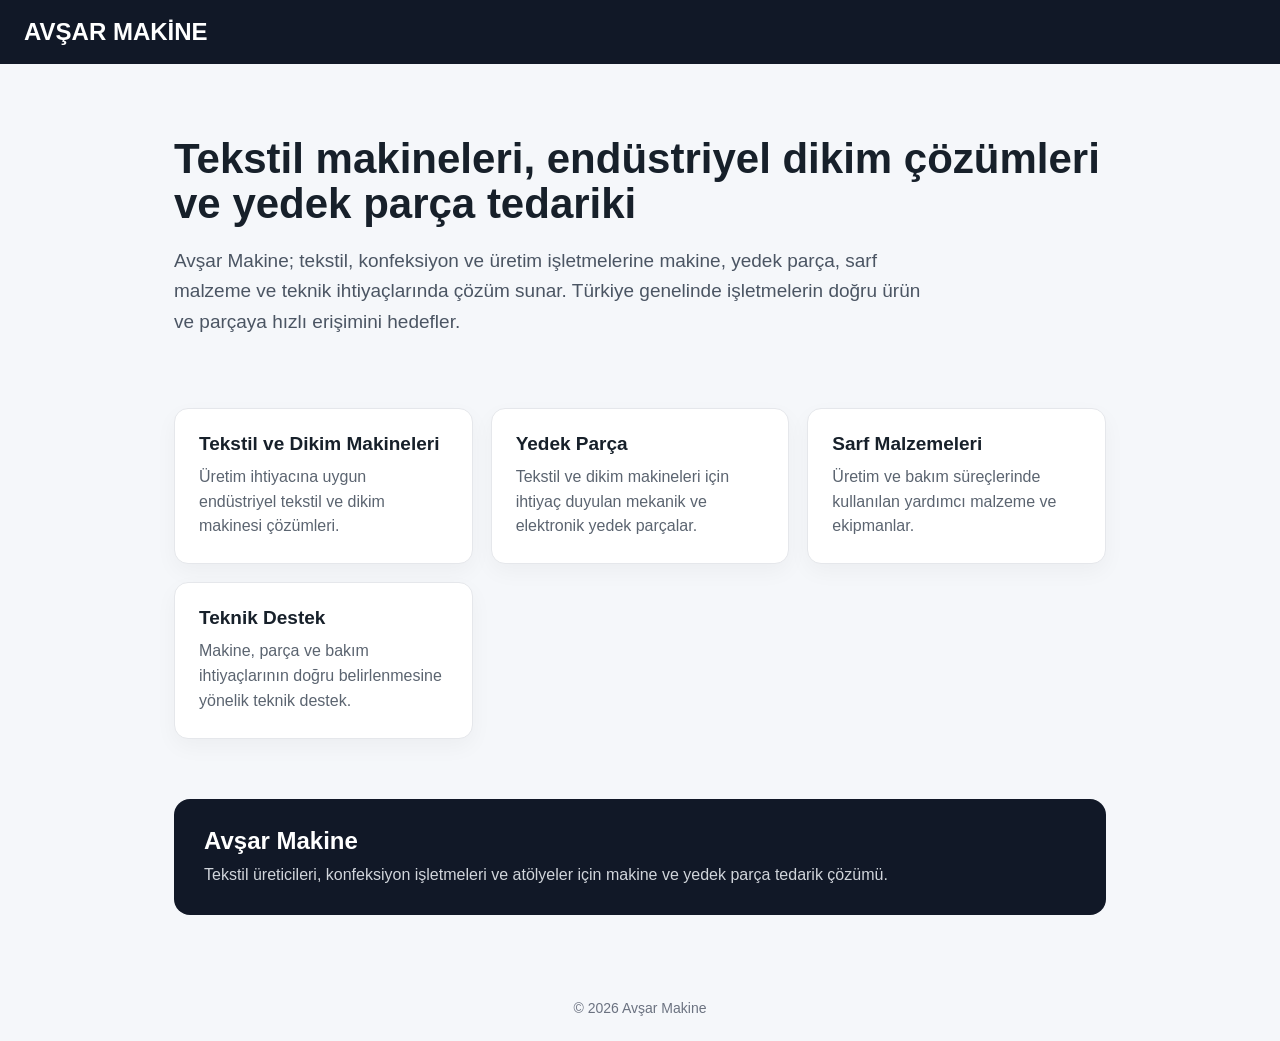
<file: avsar-makine/index.html>
<!doctype html>
<html lang="tr">
<head>
  <meta charset="utf-8" />
  <meta name="viewport" content="width=device-width, initial-scale=1" />
  <meta name="description" content="Avşar Makine - tekstil ve endüstriyel dikim makineleri, yedek parça ve sarf malzeme tedariki." />
  <title>Avşar Makine | Tekstil Makineleri ve Yedek Parça</title>
  <style>
    *{box-sizing:border-box}body{margin:0;font-family:Arial,Helvetica,sans-serif;background:#f5f7fa;color:#17202a}header{background:#111827;color:#fff;padding:18px 24px}header strong{font-size:24px}.hero{max-width:980px;margin:auto;padding:72px 24px 42px}.hero h1{font-size:42px;line-height:1.08;margin:0 0 18px}.hero p{font-size:19px;line-height:1.6;color:#4b5563;max-width:760px}.grid{max-width:980px;margin:auto;padding:10px 24px 60px;display:grid;grid-template-columns:repeat(auto-fit,minmax(220px,1fr));gap:18px}.card{background:#fff;border:1px solid #e5e7eb;border-radius:14px;padding:24px;box-shadow:0 8px 22px rgba(0,0,0,.04)}.card h2{font-size:19px;margin:0 0 10px}.card p{margin:0;color:#5b6470;line-height:1.55}.cta{max-width:932px;margin:0 auto 60px;background:#111827;color:#fff;border-radius:16px;padding:28px 30px}.cta h2{margin:0 0 8px}.cta p{margin:0;color:#d1d5db;line-height:1.5}footer{text-align:center;padding:25px;color:#6b7280;font-size:14px}@media(max-width:600px){.hero{padding-top:50px}.hero h1{font-size:34px}}
  </style>
</head>
<body>
  <header><strong>AVŞAR MAKİNE</strong></header>
  <main>
    <section class="hero">
      <h1>Tekstil makineleri, endüstriyel dikim çözümleri ve yedek parça tedariki</h1>
      <p>Avşar Makine; tekstil, konfeksiyon ve üretim işletmelerine makine, yedek parça, sarf malzeme ve teknik ihtiyaçlarında çözüm sunar. Türkiye genelinde işletmelerin doğru ürün ve parçaya hızlı erişimini hedefler.</p>
    </section>
    <section class="grid">
      <article class="card"><h2>Tekstil ve Dikim Makineleri</h2><p>Üretim ihtiyacına uygun endüstriyel tekstil ve dikim makinesi çözümleri.</p></article>
      <article class="card"><h2>Yedek Parça</h2><p>Tekstil ve dikim makineleri için ihtiyaç duyulan mekanik ve elektronik yedek parçalar.</p></article>
      <article class="card"><h2>Sarf Malzemeleri</h2><p>Üretim ve bakım süreçlerinde kullanılan yardımcı malzeme ve ekipmanlar.</p></article>
      <article class="card"><h2>Teknik Destek</h2><p>Makine, parça ve bakım ihtiyaçlarının doğru belirlenmesine yönelik teknik destek.</p></article>
    </section>
    <section class="cta">
      <h2>Avşar Makine</h2>
      <p>Tekstil üreticileri, konfeksiyon işletmeleri ve atölyeler için makine ve yedek parça tedarik çözümü.</p>
    </section>
  </main>
  <footer>© 2026 Avşar Makine</footer>
</body>
</html>
</file>
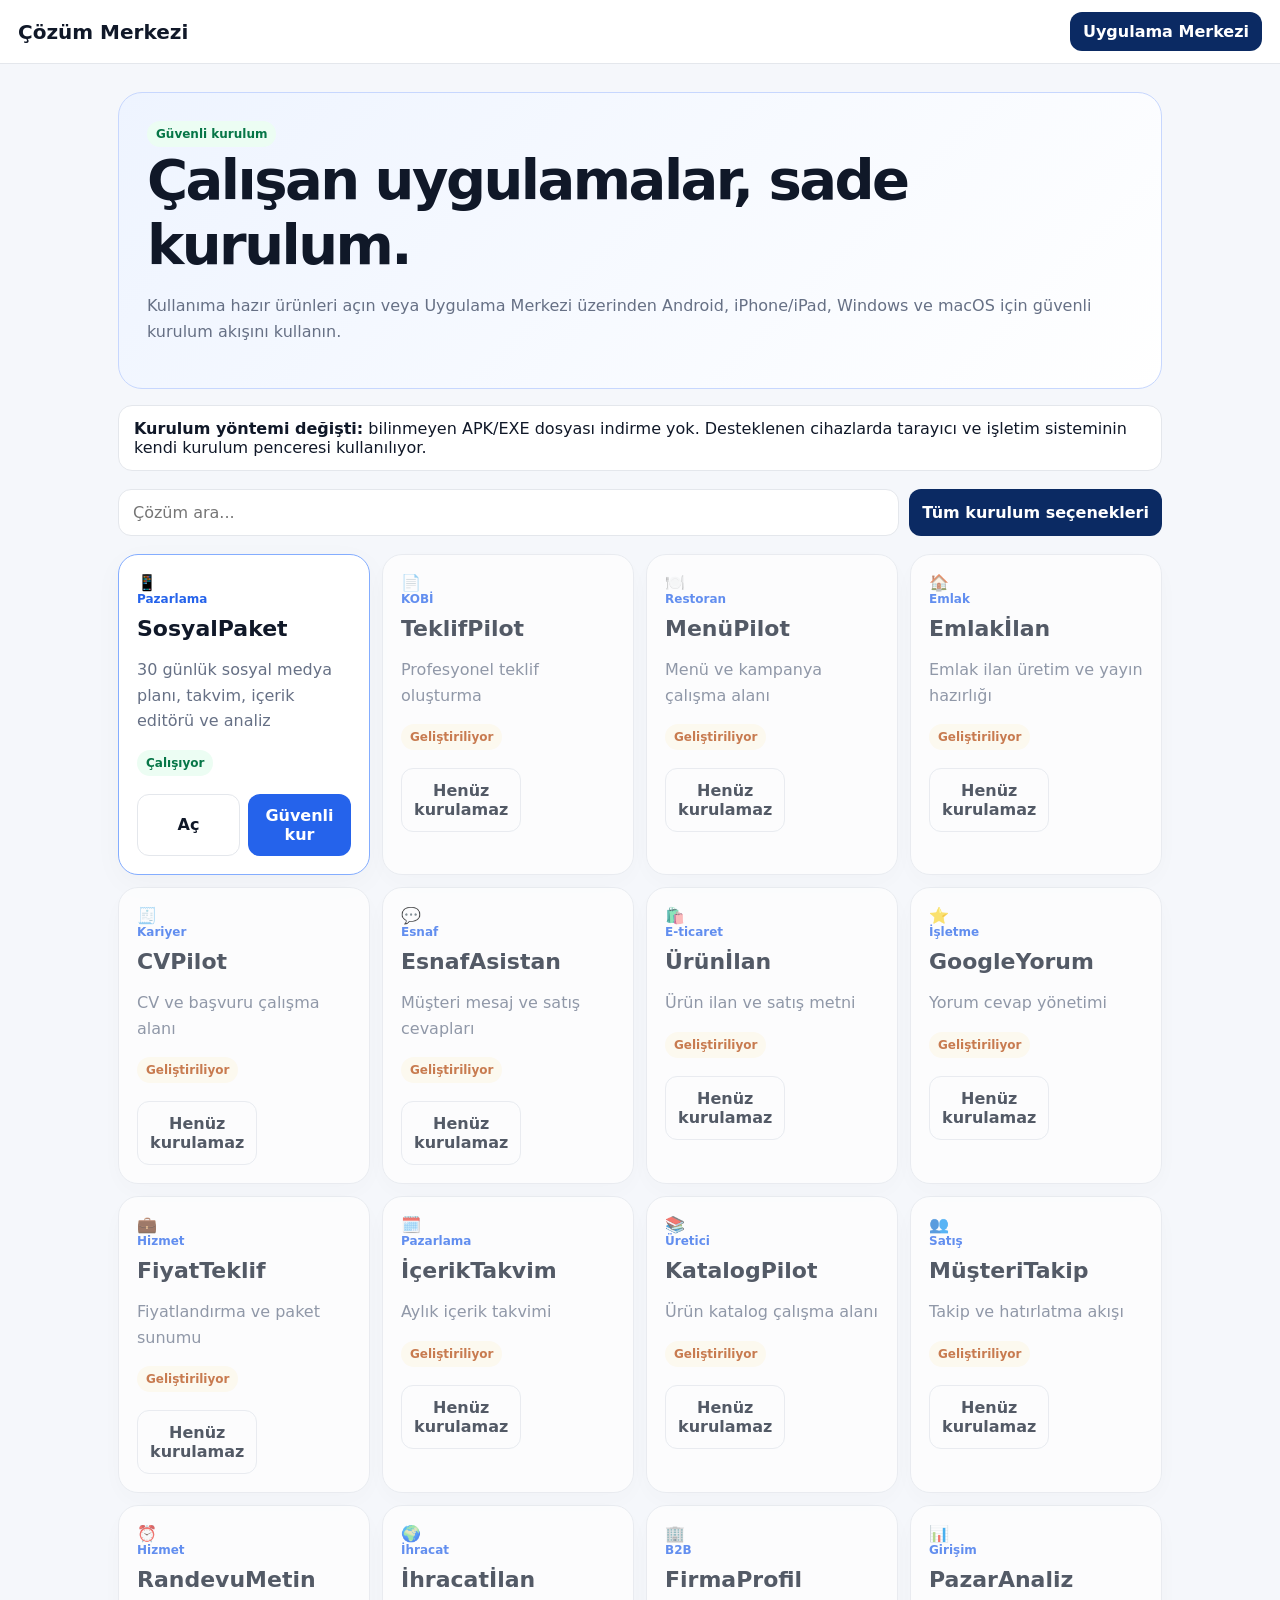
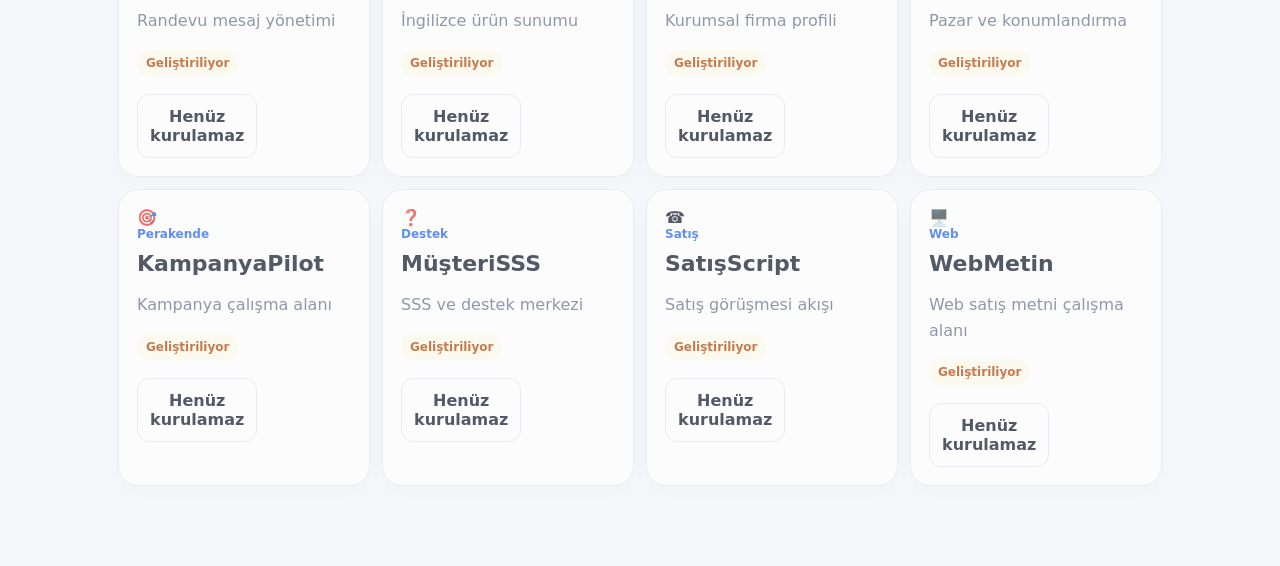
<file: experiments/index.html>
<!doctype html>
<html lang="tr"><head><meta charset="utf-8"><meta name="viewport" content="width=device-width,initial-scale=1,viewport-fit=cover"><meta name="theme-color" content="#0b2a63"><link rel="manifest" href="manifest.webmanifest"><title>Çözüm Merkezi</title><style>
:root{--b:#2563eb;--n:#0b2a63;--bg:#f5f7fb;--t:#101828;--m:#667085;--l:#e4e7ec;--g:#067647}*{box-sizing:border-box}body{margin:0;font-family:Inter,system-ui,-apple-system,Segoe UI,Roboto,sans-serif;background:var(--bg);color:var(--t)}button,input{font:inherit}.top{position:sticky;top:0;z-index:20;height:64px;display:flex;align-items:center;justify-content:space-between;padding:0 18px;background:#fffffff2;border-bottom:1px solid var(--l);backdrop-filter:blur(12px)}.brand{font-weight:900;font-size:20px}.wrap{max-width:1080px;margin:auto;padding:28px 18px 80px}.hero{padding:28px;border:1px solid #c7d7fe;border-radius:24px;background:linear-gradient(135deg,#eef4ff,#fff)}h1{font-size:clamp(34px,6vw,56px);margin:0 0 10px;letter-spacing:-.045em}.muted{color:var(--m);line-height:1.6}.status{display:inline-block;font-size:12px;font-weight:900;padding:6px 9px;border-radius:999px;background:#ecfdf3;color:var(--g)}.warn{background:#fffaeb;color:#b54708}.toolbar{display:flex;gap:10px;flex-wrap:wrap;margin:18px 0}.search{flex:1;min-width:220px;padding:13px 14px;border:1px solid var(--l);border-radius:13px}.grid{display:grid;grid-template-columns:repeat(auto-fit,minmax(245px,1fr));gap:12px}.card{background:#fff;border:1px solid var(--l);border-radius:20px;padding:18px;min-height:220px;box-shadow:0 8px 30px #10182808}.card.ready{border-color:#84adff}.card h3{font-size:22px;margin:10px 0}.cat{font-size:12px;color:var(--b);font-weight:900}.disabled{opacity:.7}.note{margin:16px 0;padding:13px 15px;border-radius:14px;background:#fff;border:1px solid var(--l)}.actions{display:grid;grid-template-columns:1fr 1fr;gap:8px;margin-top:18px}.btn{border:0;border-radius:12px;padding:12px;font-weight:900;cursor:pointer}.primary{background:var(--b);color:#fff}.secondary{background:#fff;border:1px solid var(--l);color:var(--t)}.storeBtn{border:0;background:var(--n);color:#fff;border-radius:12px;padding:10px 13px;font-weight:900;cursor:pointer}@media(max-width:600px){.wrap{padding:18px 14px 60px}.hero{padding:22px}.grid{grid-template-columns:1fr}.actions{grid-template-columns:1fr}.top{height:58px}}
</style></head><body><header class="top"><div class="brand">Çözüm Merkezi</div><button class="storeBtn" onclick="location.href='store/'">Uygulama Merkezi</button></header><main class="wrap"><section class="hero"><span class="status">Güvenli kurulum</span><h1>Çalışan uygulamalar, sade kurulum.</h1><p class="muted">Kullanıma hazır ürünleri açın veya Uygulama Merkezi üzerinden Android, iPhone/iPad, Windows ve macOS için güvenli kurulum akışını kullanın.</p></section><div class="note"><b>Kurulum yöntemi değişti:</b> bilinmeyen APK/EXE dosyası indirme yok. Desteklenen cihazlarda tarayıcı ve işletim sisteminin kendi kurulum penceresi kullanılıyor.</div><div class="toolbar"><input id="q" class="search" placeholder="Çözüm ara..." oninput="render()"><button class="storeBtn" onclick="location.href='store/'">Tüm kurulum seçenekleri</button></div><div id="grid" class="grid"></div></main><script>
const apps=[['SosyalPaket','Pazarlama','📱','30 günlük sosyal medya planı, takvim, içerik editörü ve analiz','ready','apps/sosyalpaket/'],['TeklifPilot','KOBİ','📄','Profesyonel teklif oluşturma','next'],['MenüPilot','Restoran','🍽️','Menü ve kampanya çalışma alanı','next'],['Emlakİlan','Emlak','🏠','Emlak ilan üretim ve yayın hazırlığı','next'],['CVPilot','Kariyer','🧾','CV ve başvuru çalışma alanı','next'],['EsnafAsistan','Esnaf','💬','Müşteri mesaj ve satış cevapları','next'],['Ürünİlan','E-ticaret','🛍️','Ürün ilan ve satış metni','next'],['GoogleYorum','İşletme','⭐','Yorum cevap yönetimi','next'],['FiyatTeklif','Hizmet','💼','Fiyatlandırma ve paket sunumu','next'],['İçerikTakvim','Pazarlama','🗓️','Aylık içerik takvimi','next'],['KatalogPilot','Üretici','📚','Ürün katalog çalışma alanı','next'],['MüşteriTakip','Satış','👥','Takip ve hatırlatma akışı','next'],['RandevuMetin','Hizmet','⏰','Randevu mesaj yönetimi','next'],['İhracatİlan','İhracat','🌍','İngilizce ürün sunumu','next'],['FirmaProfil','B2B','🏢','Kurumsal firma profili','next'],['PazarAnaliz','Girişim','📊','Pazar ve konumlandırma','next'],['KampanyaPilot','Perakende','🎯','Kampanya çalışma alanı','next'],['MüşteriSSS','Destek','❓','SSS ve destek merkezi','next'],['SatışScript','Satış','☎️','Satış görüşmesi akışı','next'],['WebMetin','Web','🖥️','Web satış metni çalışma alanı','next']];function render(){const s=q.value.toLocaleLowerCase('tr-TR');grid.innerHTML=apps.filter(a=>(a[0]+' '+a[1]+' '+a[3]).toLocaleLowerCase('tr-TR').includes(s)).map(a=>a[4]==='ready'?`<article class="card ready"><div>${a[2]}</div><div class="cat">${a[1]}</div><h3>${a[0]}</h3><p class="muted">${a[3]}</p><span class="status">Çalışıyor</span><div class="actions"><button class="btn secondary" onclick="location.href='${a[5]}'">Aç</button><button class="btn primary" onclick="location.href='${a[5]}install.html'">Güvenli kur</button></div></article>`:`<div class="card disabled"><div>${a[2]}</div><div class="cat">${a[1]}</div><h3>${a[0]}</h3><p class="muted">${a[3]}</p><span class="status warn">Geliştiriliyor</span><div class="actions"><button class="btn secondary" disabled>Henüz kurulamaz</button></div></div>`).join('')}render();if('serviceWorker'in navigator)navigator.serviceWorker.register('sw.js',{updateViaCache:'none'}).catch(()=>{});
</script></body></html>
</file>
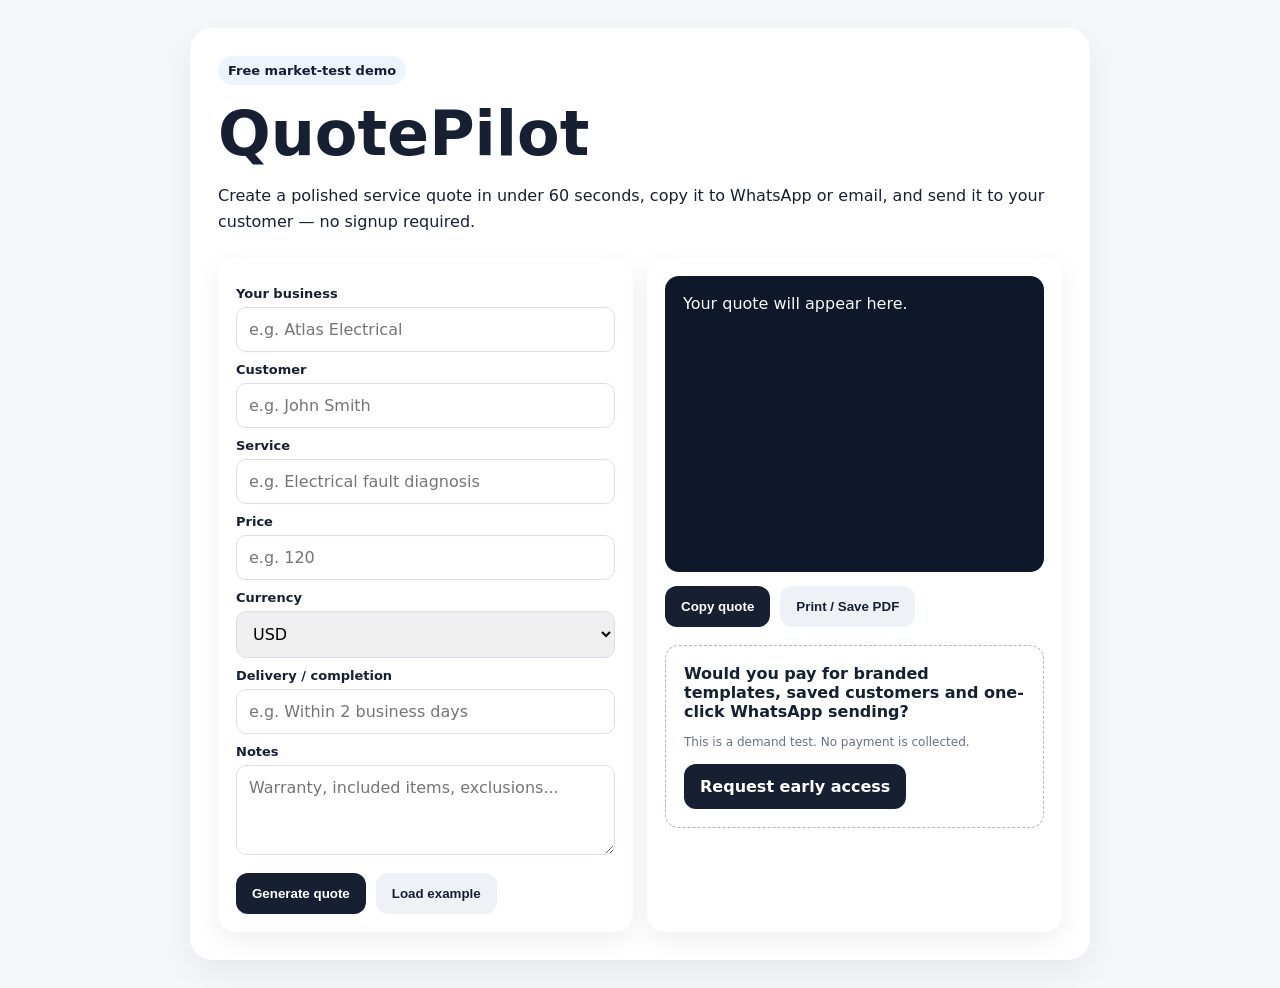
<file: market-test/index.html>
<!doctype html><html lang="en"><head><meta charset="utf-8"><meta name="viewport" content="width=device-width,initial-scale=1"><title>QuotePilot — Instant Professional Quotes</title><meta name="description" content="Create a clean, client-ready service quote in under a minute. No signup, no payment, no AI API."><style>body{font-family:system-ui,-apple-system,Segoe UI,Roboto,sans-serif;margin:0;background:#f5f7fb;color:#172033}main{max-width:900px;margin:auto;padding:28px}.hero{padding:28px;border-radius:22px;background:white;box-shadow:0 12px 35px #0001}.tag{display:inline-block;padding:7px 10px;border-radius:999px;background:#eef4ff;font-weight:700;font-size:13px}h1{font-size:clamp(34px,6vw,62px);line-height:1;margin:18px 0}p{line-height:1.6}.grid{display:grid;grid-template-columns:1fr 1fr;gap:14px;margin-top:24px}.card{background:white;border-radius:18px;padding:18px;box-shadow:0 8px 25px #0001}label{display:block;font-size:13px;font-weight:700;margin:10px 0 6px}input,textarea,select{width:100%;box-sizing:border-box;padding:12px;border:1px solid #d8deea;border-radius:10px;font:inherit}textarea{min-height:90px}button,.cta{display:inline-block;border:0;border-radius:12px;padding:13px 16px;font-weight:800;cursor:pointer;text-decoration:none}.primary{background:#172033;color:white}.secondary{background:#eef2f7;color:#172033}.actions{display:flex;gap:10px;flex-wrap:wrap;margin-top:14px}#out{white-space:pre-wrap;background:#0f172a;color:#f8fafc;padding:18px;border-radius:14px;min-height:260px}.small{font-size:12px;color:#667085}.interest{margin-top:18px;padding:18px;border:1px dashed #aab7ca;border-radius:14px}@media(max-width:720px){.grid{grid-template-columns:1fr}}</style></head><body><main><section class="hero"><span class="tag">Free market-test demo</span><h1>QuotePilot</h1><p>Create a polished service quote in under 60 seconds, copy it to WhatsApp or email, and send it to your customer — no signup required.</p><div class="grid"><div class="card"><label>Your business</label><input id="biz" placeholder="e.g. Atlas Electrical"><label>Customer</label><input id="customer" placeholder="e.g. John Smith"><label>Service</label><input id="service" placeholder="e.g. Electrical fault diagnosis"><label>Price</label><input id="price" placeholder="e.g. 120"><label>Currency</label><select id="currency"><option>USD</option><option>EUR</option><option>GBP</option><option>TRY</option></select><label>Delivery / completion</label><input id="delivery" placeholder="e.g. Within 2 business days"><label>Notes</label><textarea id="notes" placeholder="Warranty, included items, exclusions..."></textarea><div class="actions"><button class="primary" onclick="generateQuote()">Generate quote</button><button class="secondary" onclick="sample()">Load example</button></div></div><div class="card"><div id="out">Your quote will appear here.</div><div class="actions"><button class="primary" onclick="copyQuote()">Copy quote</button><button class="secondary" onclick="window.print()">Print / Save PDF</button></div><div class="interest"><b>Would you pay for branded templates, saved customers and one-click WhatsApp sending?</b><p class="small">This is a demand test. No payment is collected.</p><a class="cta primary" id="interest" href="mailto:muh.gurbz@gmail.com?subject=QuotePilot%20early%20access&body=I%20want%20early%20access%20to%20QuotePilot.">Request early access</a></div></div></div></section></main><script>function v(id){return document.getElementById(id).value.trim()}function generateQuote(){const d=new Date().toLocaleDateString();const b=v('biz')||'Your Business',c=v('customer')||'Customer',s=v('service')||'Service',p=v('price')||'0',cur=v('currency')||'USD',del=v('delivery')||'To be agreed',n=v('notes');document.getElementById('out').textContent=`SERVICE QUOTE\n\nFrom: ${b}\nFor: ${c}\nDate: ${d}\n\nService\n${s}\n\nPrice\n${p} ${cur}\n\nCompletion\n${del}\n\n${n?`Notes\n${n}\n\n`:''}Reply “ACCEPT” to confirm this quote.\n\nThank you,\n${b}`}function copyQuote(){navigator.clipboard.writeText(document.getElementById('out').textContent).then(()=>{const b=event.target;b.textContent='Copied';setTimeout(()=>b.textContent='Copy quote',1200)})}function sample(){document.getElementById('biz').value='Atlas Electrical';document.getElementById('customer').value='John Smith';document.getElementById('service').value='Electrical fault diagnosis and repair';document.getElementById('price').value='120';document.getElementById('currency').value='USD';document.getElementById('delivery').value='Within 2 business days';document.getElementById('notes').value='Parts are quoted separately. 30-day workmanship warranty.';generateQuote()}</script></body></html>
</file>
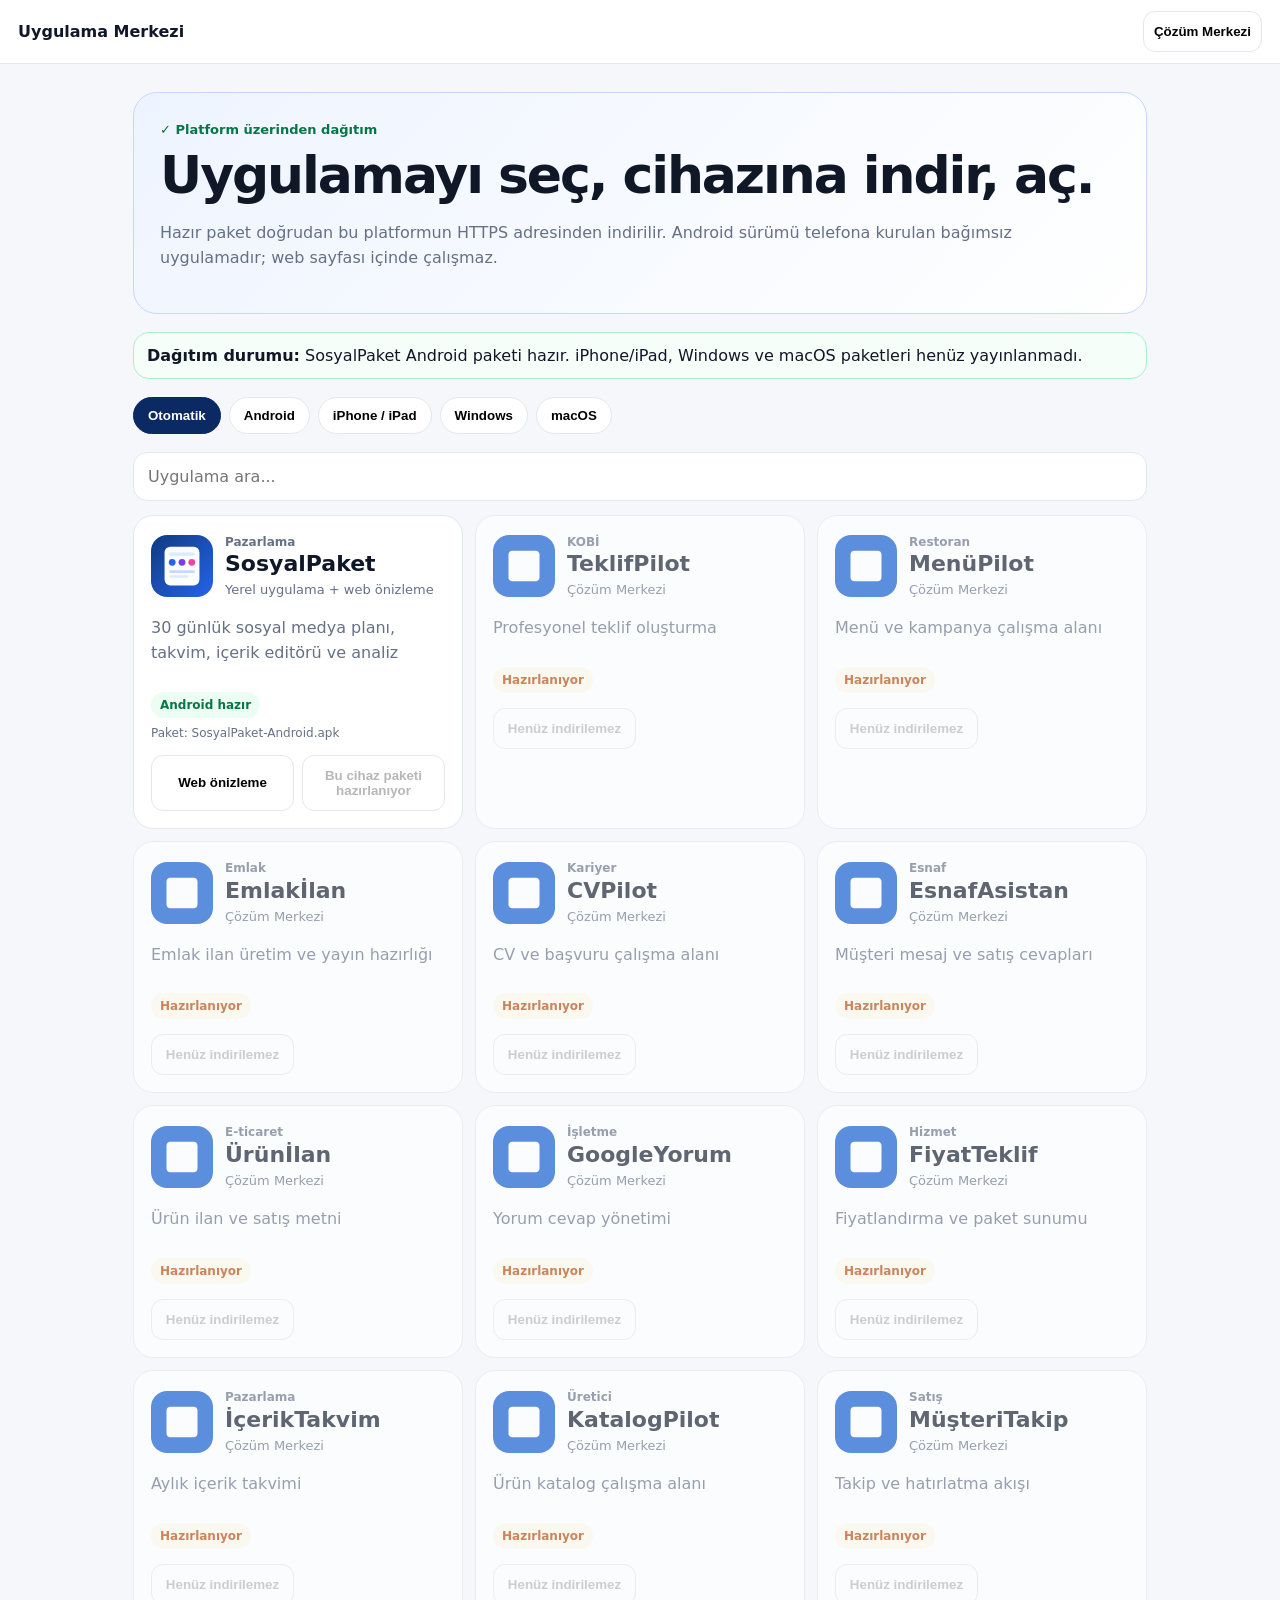
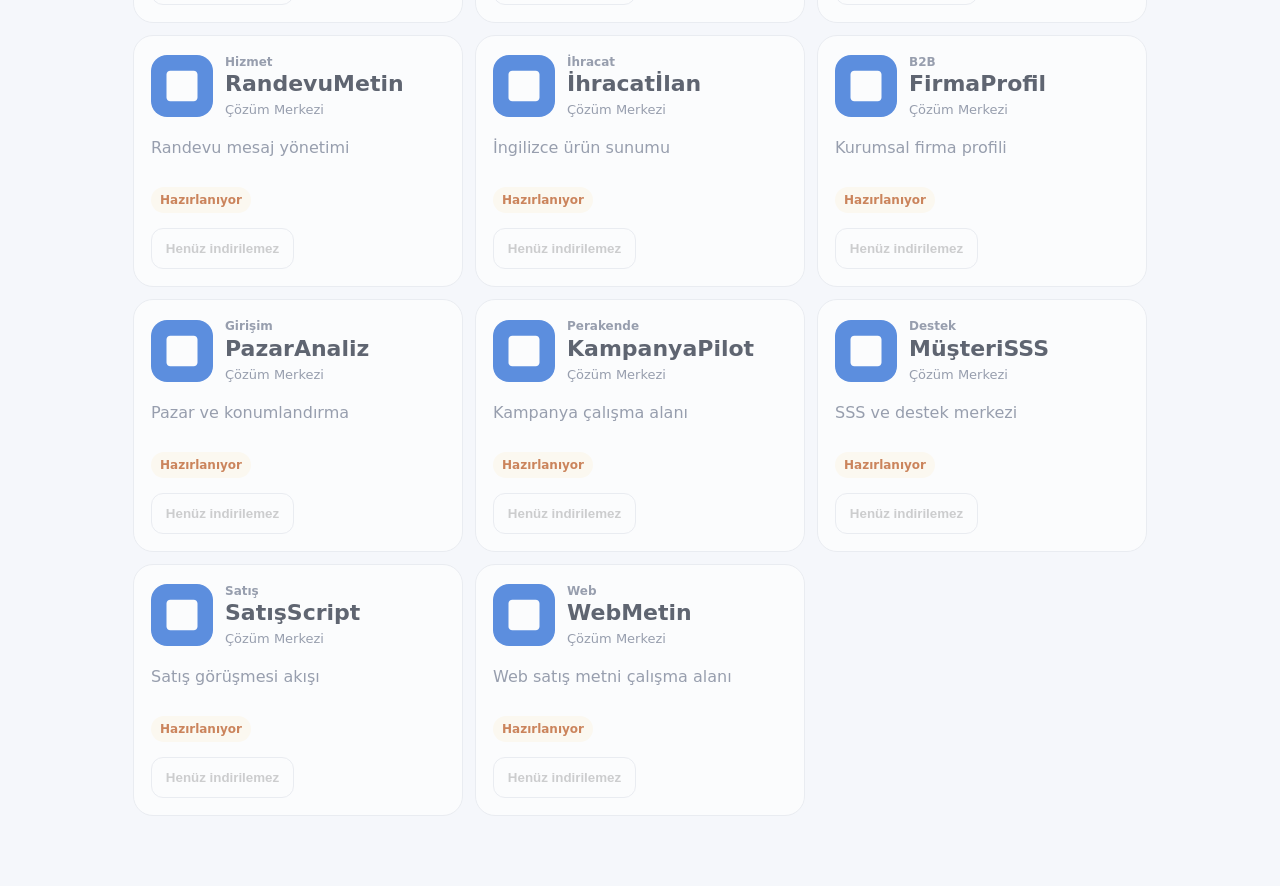
<file: experiments/store/index.html>
<!doctype html><html lang="tr"><head><meta charset="utf-8"><meta name="viewport" content="width=device-width,initial-scale=1,viewport-fit=cover"><meta name="theme-color" content="#0b2a63"><title>Uygulama Merkezi</title><style>:root{--b:#2563eb;--n:#0b2a63;--bg:#f5f7fb;--t:#101828;--m:#667085;--l:#e4e7ec;--g:#067647}*{box-sizing:border-box}body{margin:0;background:var(--bg);color:var(--t);font-family:Inter,system-ui,-apple-system,Segoe UI,Roboto,sans-serif}.top{height:64px;background:#fff;border-bottom:1px solid var(--l);display:flex;align-items:center;justify-content:space-between;padding:0 18px;position:sticky;top:0;z-index:20}.wrap{max-width:1050px;margin:auto;padding:28px 18px 70px}.hero{background:linear-gradient(135deg,#eef4ff,#fff);border:1px solid #c7d7fe;border-radius:24px;padding:26px}.hero h1{margin:7px 0 10px;font-size:clamp(34px,5vw,52px);letter-spacing:-.04em}.muted{color:var(--m);line-height:1.55}.verified{display:inline-flex;gap:6px;align-items:center;color:var(--g);font-weight:850;font-size:13px}.platforms{display:flex;gap:8px;flex-wrap:wrap;margin:18px 0}.platform{border:1px solid var(--l);background:#fff;border-radius:999px;padding:10px 14px;font-weight:850;cursor:pointer}.platform.on{background:var(--n);color:#fff;border-color:var(--n)}.search{width:100%;padding:14px;border:1px solid var(--l);border-radius:14px;font:inherit;background:#fff;margin-bottom:14px}.grid{display:grid;grid-template-columns:repeat(auto-fit,minmax(260px,1fr));gap:12px}.card{background:#fff;border:1px solid var(--l);border-radius:20px;padding:17px}.apphead{display:grid;grid-template-columns:62px 1fr;gap:12px;align-items:center}.icon{width:62px;height:62px;border-radius:16px}.card h3{margin:0 0 4px;font-size:22px}.status{display:inline-block;font-size:12px;font-weight:900;border-radius:999px;padding:6px 9px;background:#ecfdf3;color:var(--g);margin-top:10px}.soon{background:#fffaeb;color:#b54708}.actions{display:grid;grid-template-columns:1fr 1fr;gap:8px;margin-top:15px}.btn{border:0;border-radius:12px;padding:12px 10px;font-weight:900;cursor:pointer}.primary{background:var(--b);color:#fff}.secondary{background:#fff;border:1px solid var(--l)}.disabled{opacity:.65}.secure{background:#f6fef9;border:1px solid #abefc6;border-radius:16px;padding:13px;margin:18px 0}.package{font-size:12px;color:var(--m);margin-top:8px}@media(max-width:600px){.wrap{padding:18px 14px 50px}.top{height:58px}.hero{padding:20px}.actions{grid-template-columns:1fr}.platforms{display:grid;grid-template-columns:1fr 1fr}}</style></head><body><header class="top"><strong>Uygulama Merkezi</strong><button class="btn secondary" onclick="location.href='../'">Çözüm Merkezi</button></header><main class="wrap"><section class="hero"><div class="verified">✓ Platform üzerinden dağıtım</div><h1>Uygulamayı seç, cihazına indir, aç.</h1><p class="muted">Hazır paket doğrudan bu platformun HTTPS adresinden indirilir. Android sürümü telefona kurulan bağımsız uygulamadır; web sayfası içinde çalışmaz.</p></section><div class="secure"><b>Dağıtım durumu:</b> SosyalPaket Android paketi hazır. iPhone/iPad, Windows ve macOS paketleri henüz yayınlanmadı.</div><div class="platforms"><button class="platform" data-p="auto">Otomatik</button><button class="platform" data-p="android">Android</button><button class="platform" data-p="ios">iPhone / iPad</button><button class="platform" data-p="windows">Windows</button><button class="platform" data-p="mac">macOS</button></div><input id="q" class="search" placeholder="Uygulama ara..." oninput="render()"><div id="grid" class="grid"></div></main><script>const apps=[['SosyalPaket','Pazarlama','../apps/sosyalpaket/icon.svg','30 günlük sosyal medya planı, takvim, içerik editörü ve analiz','ready','../apps/sosyalpaket/','../downloads/SosyalPaket-Android.apk'],['TeklifPilot','KOBİ','../icon.svg','Profesyonel teklif oluşturma','soon'],['MenüPilot','Restoran','../icon.svg','Menü ve kampanya çalışma alanı','soon'],['Emlakİlan','Emlak','../icon.svg','Emlak ilan üretim ve yayın hazırlığı','soon'],['CVPilot','Kariyer','../icon.svg','CV ve başvuru çalışma alanı','soon'],['EsnafAsistan','Esnaf','../icon.svg','Müşteri mesaj ve satış cevapları','soon'],['Ürünİlan','E-ticaret','../icon.svg','Ürün ilan ve satış metni','soon'],['GoogleYorum','İşletme','../icon.svg','Yorum cevap yönetimi','soon'],['FiyatTeklif','Hizmet','../icon.svg','Fiyatlandırma ve paket sunumu','soon'],['İçerikTakvim','Pazarlama','../icon.svg','Aylık içerik takvimi','soon'],['KatalogPilot','Üretici','../icon.svg','Ürün katalog çalışma alanı','soon'],['MüşteriTakip','Satış','../icon.svg','Takip ve hatırlatma akışı','soon'],['RandevuMetin','Hizmet','../icon.svg','Randevu mesaj yönetimi','soon'],['İhracatİlan','İhracat','../icon.svg','İngilizce ürün sunumu','soon'],['FirmaProfil','B2B','../icon.svg','Kurumsal firma profili','soon'],['PazarAnaliz','Girişim','../icon.svg','Pazar ve konumlandırma','soon'],['KampanyaPilot','Perakende','../icon.svg','Kampanya çalışma alanı','soon'],['MüşteriSSS','Destek','../icon.svg','SSS ve destek merkezi','soon'],['SatışScript','Satış','../icon.svg','Satış görüşmesi akışı','soon'],['WebMetin','Web','../icon.svg','Web satış metni çalışma alanı','soon']];let platform='auto';function detect(){const u=navigator.userAgent.toLowerCase();if(/iphone|ipad|ipod/.test(u))return'ios';if(/android/.test(u))return'android';if(/macintosh|mac os x/.test(u))return'mac';return'windows'}function actual(){return platform==='auto'?detect():platform}document.querySelectorAll('.platform').forEach(b=>b.onclick=()=>{platform=b.dataset.p;document.querySelectorAll('.platform').forEach(x=>x.classList.toggle('on',x===b));render()});document.querySelector('[data-p="auto"]').classList.add('on');function actionFor(a,p){if(a[4]!=='ready')return'<button class="btn secondary" disabled>Henüz hazır değil</button>';if(p==='android')return `<a class="btn primary" style="text-decoration:none;text-align:center" href="${a[6]}" download>Android uygulamasını indir</a>`;return'<button class="btn secondary" disabled>Bu cihaz paketi hazırlanıyor</button>'}function render(){const s=q.value.toLocaleLowerCase('tr-TR'),p=actual();grid.innerHTML=apps.filter(a=>(a[0]+' '+a[1]+' '+a[3]).toLocaleLowerCase('tr-TR').includes(s)).map(a=>a[4]==='ready'?`<article class="card"><div class="apphead"><img class="icon" src="${a[2]}" alt=""><div><div class="muted" style="font-size:12px;font-weight:800">${a[1]}</div><h3>${a[0]}</h3><div class="muted" style="font-size:13px">Yerel uygulama + web önizleme</div></div></div><p class="muted">${a[3]}</p><span class="status">Android hazır</span><div class="package">Paket: SosyalPaket-Android.apk</div><div class="actions"><button class="btn secondary" onclick="location.href='${a[5]}'">Web önizleme</button>${actionFor(a,p)}</div></article>`:`<article class="card disabled"><div class="apphead"><img class="icon" src="${a[2]}" alt=""><div><div class="muted" style="font-size:12px;font-weight:800">${a[1]}</div><h3>${a[0]}</h3><div class="muted" style="font-size:13px">Çözüm Merkezi</div></div></div><p class="muted">${a[3]}</p><span class="status soon">Hazırlanıyor</span><div class="actions"><button class="btn secondary" disabled>Henüz indirilemez</button></div></article>`).join('')}render();</script></body></html>
</file>
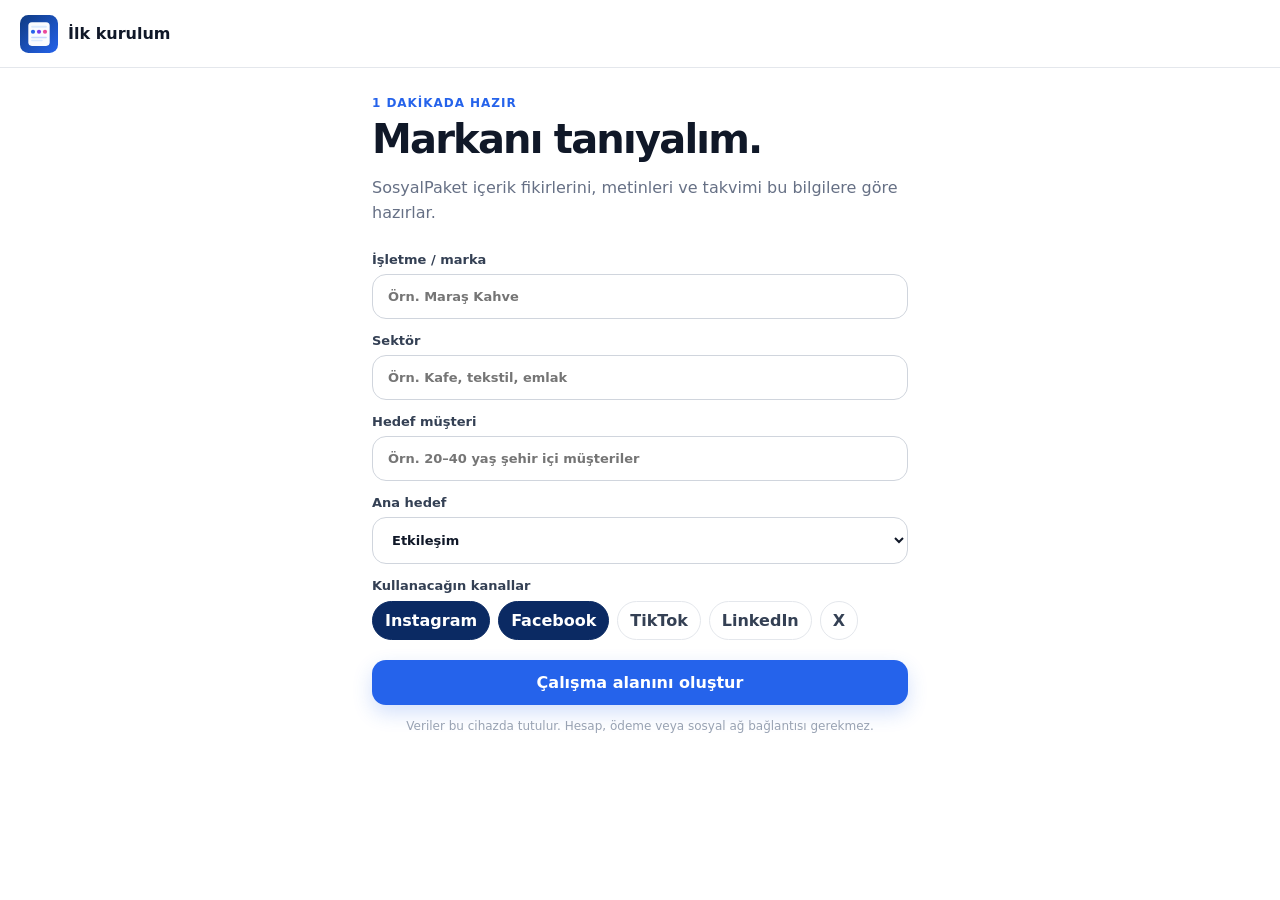
<file: experiments/apps/sosyalpaket/index.html>
<!doctype html>
<html lang="tr">
<head>
<meta charset="utf-8">
<meta name="viewport" content="width=device-width,initial-scale=1,viewport-fit=cover,user-scalable=no">
<meta name="theme-color" content="#0b1220">
<link rel="manifest" href="manifest.webmanifest">
<link rel="icon" href="icon.svg">
<link rel="stylesheet" href="style.css">
<title>SosyalPaket</title>
</head>
<body>
<div id="splash" class="splash">
  <div class="splashLogo"><img src="icon.svg" alt=""></div>
  <h1>SosyalPaket</h1>
  <p>İçeriğini planla. Hazırla. Yayına çıkar.</p>
  <div class="loader"><i></i></div>
</div>

<section id="onboarding" class="onboarding hidden">
  <div class="onboardTop">
    <img src="icon.svg" alt="SosyalPaket">
    <span>İlk kurulum</span>
  </div>
  <div class="onboardBody">
    <div class="eyebrow">1 dakikada hazır</div>
    <h1>Markanı tanıyalım.</h1>
    <p class="muted">SosyalPaket içerik fikirlerini, metinleri ve takvimi bu bilgilere göre hazırlar.</p>
    <div class="formStack">
      <label>İşletme / marka<input id="obBrand" placeholder="Örn. Maraş Kahve" autocomplete="organization"></label>
      <label>Sektör<input id="obSector" placeholder="Örn. Kafe, tekstil, emlak"></label>
      <label>Hedef müşteri<input id="obAudience" placeholder="Örn. 20–40 yaş şehir içi müşteriler"></label>
      <label>Ana hedef<select id="obGoal"><option>Etkileşim</option><option>Satış</option><option>Marka bilinirliği</option><option>Mağaza ziyareti</option><option>Takipçi büyümesi</option></select></label>
      <div><span class="fieldTitle">Kullanacağın kanallar</span><div id="obPlatforms" class="chipRow"></div></div>
    </div>
    <button class="primaryBtn wide" onclick="finishOnboarding()">Çalışma alanını oluştur</button>
    <p class="privacyNote">Veriler bu cihazda tutulur. Hesap, ödeme veya sosyal ağ bağlantısı gerekmez.</p>
  </div>
</section>

<div id="appShell" class="appShell hidden">
  <header class="appbar">
    <div class="appIdentity">
      <img src="icon.svg" alt="">
      <div><small id="brandLabel">SosyalPaket</small><strong id="screenTitle">Ana Sayfa</strong></div>
    </div>
    <button class="iconBtn" aria-label="Profil" onclick="showView('profile')"><span id="avatarInitial">S</span></button>
  </header>

  <main class="content">
    <section id="home" class="view on"></section>
    <section id="create" class="view"></section>
    <section id="calendar" class="view"></section>
    <section id="library" class="view"></section>
    <section id="profile" class="view"></section>
  </main>

  <nav class="tabbar" id="tabbar">
    <button data-view="home" class="on" onclick="showView('home')"><span>⌂</span><b>Ana Sayfa</b></button>
    <button data-view="create" onclick="showView('create')"><span>＋</span><b>Oluştur</b></button>
    <button data-view="calendar" onclick="showView('calendar')"><span>▦</span><b>Takvim</b></button>
    <button data-view="library" onclick="showView('library')"><span>▤</span><b>İçerikler</b></button>
    <button data-view="profile" onclick="showView('profile')"><span>●</span><b>Profil</b></button>
  </nav>
</div>

<input id="mediaInput" type="file" accept="image/*,video/*" hidden>

<div id="postModal" class="modal" aria-hidden="true">
  <div class="sheet">
    <div class="sheetHead"><div><small>İçerik</small><h2>Düzenle</h2></div><button class="closeBtn" onclick="closePostModal()">×</button></div>
    <div id="postModalBody"></div>
  </div>
</div>

<div id="toast" class="toast"></div>
<script src="app.js"></script>
</body>
</html>
</file>
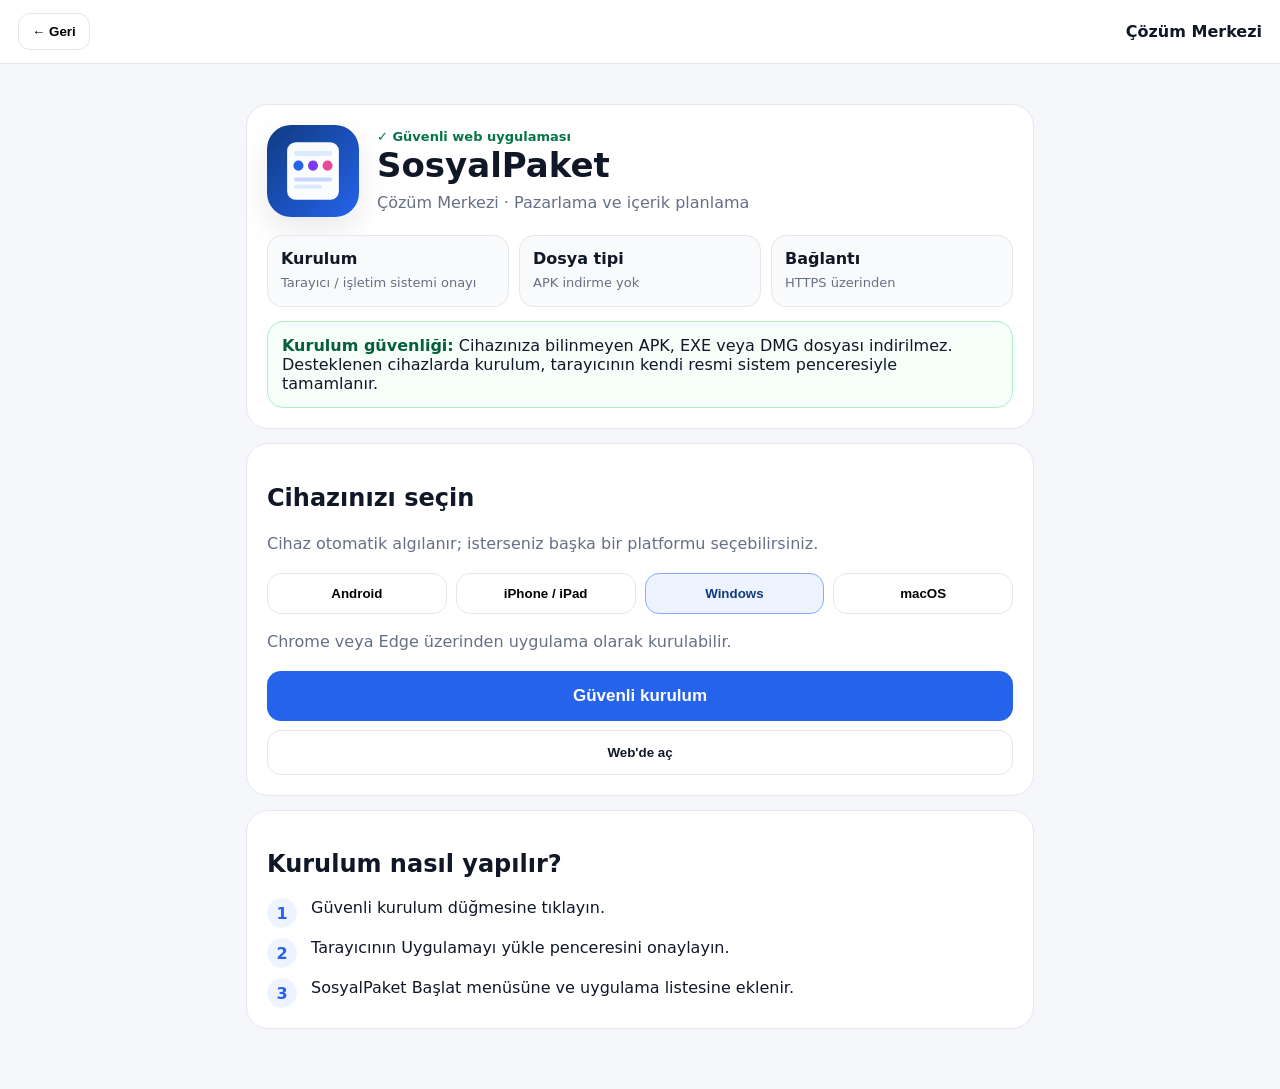
<file: experiments/apps/sosyalpaket/install.html>
<!doctype html><html lang="tr"><head><meta charset="utf-8"><meta name="viewport" content="width=device-width,initial-scale=1,viewport-fit=cover"><meta name="theme-color" content="#0f3b82"><link rel="manifest" href="manifest.webmanifest"><title>SosyalPaket · Güvenli Kurulum</title><style>:root{--b:#2563eb;--n:#0f3b82;--bg:#f5f7fb;--t:#101828;--m:#667085;--l:#e4e7ec;--g:#067647}*{box-sizing:border-box}body{margin:0;background:var(--bg);color:var(--t);font-family:Inter,system-ui,-apple-system,Segoe UI,Roboto,sans-serif}.top{height:64px;background:#fff;border-bottom:1px solid var(--l);display:flex;align-items:center;justify-content:space-between;padding:0 18px}.wrap{max-width:820px;margin:auto;padding:26px 16px 60px}.back{border:1px solid var(--l);background:#fff;border-radius:12px;padding:10px 13px;font-weight:800;cursor:pointer}.card{background:#fff;border:1px solid var(--l);border-radius:22px;padding:20px;margin-top:14px}.hero{display:grid;grid-template-columns:92px 1fr;gap:18px;align-items:center}.icon{width:92px;height:92px;border-radius:24px;box-shadow:0 12px 30px #10182818}.title h1{margin:0 0 6px;font-size:34px}.muted{color:var(--m);line-height:1.55}.verified{display:inline-flex;align-items:center;gap:6px;color:var(--g);font-weight:850;font-size:13px}.facts{display:grid;grid-template-columns:repeat(3,1fr);gap:10px;margin-top:18px}.fact{background:#f8fafc;border:1px solid var(--l);border-radius:15px;padding:13px}.fact b{display:block;margin-bottom:4px}.platforms{display:grid;grid-template-columns:repeat(4,1fr);gap:9px;margin-top:12px}.platform{border:1px solid var(--l);background:#fff;border-radius:14px;padding:12px 8px;font-weight:850;cursor:pointer}.platform.on{background:#eef4ff;border-color:#84adff;color:var(--n)}.mainbtn{width:100%;border:0;background:var(--b);color:#fff;border-radius:14px;padding:15px 18px;font-weight:900;font-size:17px;cursor:pointer;margin-top:16px}.secondary{width:100%;border:1px solid var(--l);background:#fff;color:var(--t);border-radius:14px;padding:14px 18px;font-weight:850;cursor:pointer;margin-top:9px}.secure{border:1px solid #abefc6;background:#f6fef9;border-radius:16px;padding:14px;margin-top:14px}.secure strong{color:#05603a}.steps{display:grid;gap:10px;margin-top:12px}.step{display:grid;grid-template-columns:34px 1fr;gap:10px;align-items:flex-start}.num{width:30px;height:30px;border-radius:50%;display:grid;place-items:center;background:#eef4ff;color:var(--b);font-weight:900}.state{font-weight:900;color:var(--n)}.small{font-size:13px}.hidden{display:none}@media(max-width:650px){.hero{grid-template-columns:72px 1fr}.icon{width:72px;height:72px;border-radius:19px}.title h1{font-size:27px}.facts{grid-template-columns:1fr}.platforms{grid-template-columns:1fr 1fr}.top{height:58px}.wrap{padding-top:18px}}</style></head><body><header class="top"><button class="back" onclick="history.length>1?history.back():location.href='../../store/'">← Geri</button><strong>Çözüm Merkezi</strong></header><main class="wrap"><section class="card"><div class="hero"><img class="icon" src="icon.svg" alt="SosyalPaket"><div class="title"><div class="verified">✓ Güvenli web uygulaması</div><h1>SosyalPaket</h1><div class="muted">Çözüm Merkezi · Pazarlama ve içerik planlama</div></div></div><div class="facts"><div class="fact"><b>Kurulum</b><span class="muted small">Tarayıcı / işletim sistemi onayı</span></div><div class="fact"><b>Dosya tipi</b><span class="muted small">APK indirme yok</span></div><div class="fact"><b>Bağlantı</b><span class="muted small">HTTPS üzerinden</span></div></div><div class="secure"><strong>Kurulum güvenliği:</strong> Cihazınıza bilinmeyen APK, EXE veya DMG dosyası indirilmez. Desteklenen cihazlarda kurulum, tarayıcının kendi resmi sistem penceresiyle tamamlanır.</div></section><section class="card"><h2>Cihazınızı seçin</h2><p class="muted">Cihaz otomatik algılanır; isterseniz başka bir platformu seçebilirsiniz.</p><div class="platforms"><button class="platform" data-p="android">Android</button><button class="platform" data-p="ios">iPhone / iPad</button><button class="platform" data-p="windows">Windows</button><button class="platform" data-p="mac">macOS</button></div><div id="status" class="state" style="margin-top:16px"></div><div id="help" class="muted"></div><button id="install" class="mainbtn">Güvenli kurulum</button><button class="secondary" onclick="location.href='./'">Web'de aç</button></section><section class="card"><h2>Kurulum nasıl yapılır?</h2><div id="steps" class="steps"></div></section></main><script>let deferred=null;const qs=new URLSearchParams(location.search);let platform=qs.get('platform')||detect();function detect(){const u=navigator.userAgent.toLowerCase();if(/iphone|ipad|ipod/.test(u))return'ios';if(/android/.test(u))return'android';if(/macintosh|mac os x/.test(u))return'mac';return'windows'}function standalone(){return matchMedia('(display-mode:standalone)').matches||navigator.standalone===true}function info(){return{android:{status:'Android için hazır',help:'Chrome veya Edge destekliyorsa sistem kurulum penceresi açılır.',steps:['Güvenli kurulum düğmesine dokunun.','Tarayıcının açtığı Uygulamayı yükle penceresini onaylayın.','SosyalPaket ana ekrana uygulama olarak eklenir.']},ios:{status:'iPhone / iPad kurulumu',help:'iOS, web uygulamalarında kurulum için Safari Paylaş menüsünü kullanır.',steps:['Bu sayfayı Safari ile açın.','Paylaş simgesine dokunun.','Ana Ekrana Ekle seçeneğini seçip Ekle deyin.']},windows:{status:'Windows için hazır',help:'Chrome veya Edge üzerinden uygulama olarak kurulabilir.',steps:['Güvenli kurulum düğmesine tıklayın.','Tarayıcının Uygulamayı yükle penceresini onaylayın.','SosyalPaket Başlat menüsüne ve uygulama listesine eklenir.']},mac:{status:'macOS kurulumu',help:'Desteklenen Chrome/Edge sürümlerinde web uygulaması olarak kurulur; Safari sürümüne göre Ana Ekrana/Dock’a ekleme yolu değişebilir.',steps:['Güvenli kurulum düğmesini kullanın.','Tarayıcının sistem kurulum penceresini onaylayın.','Uygulama ayrı pencere olarak açılır.']}}[platform]}function render(){document.querySelectorAll('.platform').forEach(b=>b.classList.toggle('on',b.dataset.p===platform));const i=info();status.textContent=standalone()?'SosyalPaket bu cihazda uygulama modunda açık':i.status;help.textContent=standalone()?'Yeniden dosya indirmeye gerek yok; uygulamayı doğrudan açabilirsiniz.':i.help;steps.innerHTML=i.steps.map((s,n)=>`<div class="step"><div class="num">${n+1}</div><div>${s}</div></div>`).join('');install.textContent=standalone()?'Uygulamayı aç':'Güvenli kurulum'}document.querySelectorAll('.platform').forEach(b=>b.onclick=()=>{platform=b.dataset.p;render()});install.onclick=async()=>{if(standalone()){location.href='./';return}if(platform==='ios'){alert('Safari → Paylaş → Ana Ekrana Ekle → Ekle');return}if(deferred){const e=deferred;deferred=null;await e.prompt();return}const map={android:'Chrome/Edge menüsü → Uygulamayı yükle veya Ana ekrana ekle.',windows:'Chrome/Edge adres çubuğundaki uygulama kur simgesini veya menüdeki Uygulamayı yükle seçeneğini kullanın.',mac:'Chrome/Edge menüsündeki Uygulamayı yükle seçeneğini kullanın.'};alert(map[platform]||'Tarayıcınızın uygulama kurulum seçeneğini kullanın.')};addEventListener('beforeinstallprompt',e=>{e.preventDefault();deferred=e;render()});addEventListener('appinstalled',()=>{deferred=null;render()});if('serviceWorker'in navigator)navigator.serviceWorker.register('sw.js',{updateViaCache:'none'}).catch(()=>{});render();</script></body></html>
</file>
<file: experiments/apps/sosyalpaket/style.css>
:root{--bg:#f5f7fb;--surface:#fff;--ink:#101828;--muted:#667085;--line:#e4e7ec;--navy:#0b2a63;--blue:#2563eb;--blue2:#1d4ed8;--green:#067647;--amber:#b54708;--red:#b42318;--soft:#eef4ff;--shadow:0 12px 34px rgba(16,24,40,.08)}*{box-sizing:border-box;-webkit-tap-highlight-color:transparent}html,body{margin:0;min-height:100%;background:var(--bg);color:var(--ink);font-family:Inter,system-ui,-apple-system,BlinkMacSystemFont,"Segoe UI",Roboto,sans-serif}button,input,textarea,select{font:inherit}button{cursor:pointer}.hidden{display:none!important}.muted{color:var(--muted);line-height:1.55}.eyebrow{font-size:12px;font-weight:900;letter-spacing:.08em;text-transform:uppercase;color:var(--blue)}.splash{position:fixed;inset:0;z-index:500;display:flex;flex-direction:column;align-items:center;justify-content:center;background:linear-gradient(160deg,#08172d,#0b2a63 62%,#155eef);color:#fff;text-align:center;padding:30px}.splashLogo{width:92px;height:92px;border-radius:26px;background:#fff;display:grid;place-items:center;box-shadow:0 18px 45px #0005}.splashLogo img{width:72px;height:72px}.splash h1{font-size:38px;margin:20px 0 6px;letter-spacing:-.04em}.splash p{margin:0;color:#d0d5dd}.loader{width:120px;height:4px;background:#ffffff35;border-radius:999px;margin-top:34px;overflow:hidden}.loader i{display:block;width:45%;height:100%;background:#fff;border-radius:999px;animation:load 1s infinite ease-in-out}@keyframes load{0%{transform:translateX(-100%)}100%{transform:translateX(330%)}}.onboarding{min-height:100vh;background:#fff}.onboardTop{height:68px;display:flex;align-items:center;gap:10px;padding:0 20px;border-bottom:1px solid var(--line);font-weight:850}.onboardTop img{width:38px;height:38px}.onboardBody{max-width:580px;margin:auto;padding:28px 22px 50px}.onboardBody h1{font-size:40px;line-height:1.05;letter-spacing:-.045em;margin:8px 0 12px}.formStack{display:grid;gap:14px;margin:26px 0 20px}.formStack label,.field{font-size:13px;font-weight:850;color:#344054}.formStack input,.formStack select,.field input,.field select,.field textarea{width:100%;margin-top:7px;border:1px solid #d0d5dd;border-radius:14px;background:#fff;color:var(--ink);padding:14px 15px;outline:none}.formStack input:focus,.formStack select:focus,.field input:focus,.field textarea:focus,.field select:focus{border-color:#84adff;box-shadow:0 0 0 4px #dbe8ff}.field textarea{min-height:118px;resize:vertical}.fieldTitle{display:block;font-size:13px;font-weight:850;color:#344054;margin-bottom:8px}.chipRow{display:flex;gap:8px;flex-wrap:wrap}.chip{border:1px solid var(--line);background:#fff;color:#344054;border-radius:999px;padding:9px 12px;font-weight:800}.chip.on{background:var(--navy);border-color:var(--navy);color:#fff}.privacyNote{text-align:center;color:#98a2b3;font-size:12px;line-height:1.5}.primaryBtn,.secondaryBtn,.ghostBtn,.dangerBtn{border:0;border-radius:14px;padding:13px 16px;font-weight:900}.primaryBtn{background:var(--blue);color:#fff;box-shadow:0 8px 20px #2563eb33}.primaryBtn:active{background:var(--blue2)}.secondaryBtn{background:#fff;color:var(--ink);border:1px solid var(--line)}.ghostBtn{background:var(--soft);color:var(--navy)}.dangerBtn{background:#fff1f0;color:var(--red)}.wide{width:100%}.appShell{min-height:100vh}.appbar{position:sticky;top:0;z-index:80;height:68px;background:#fffffff2;backdrop-filter:blur(15px);display:flex;align-items:center;justify-content:space-between;padding:0 16px;border-bottom:1px solid var(--line)}.appIdentity{display:flex;align-items:center;gap:10px;min-width:0}.appIdentity img{width:38px;height:38px;border-radius:11px}.appIdentity div{display:grid;min-width:0}.appIdentity small{font-size:11px;color:var(--muted);font-weight:800;white-space:nowrap;overflow:hidden;text-overflow:ellipsis;max-width:210px}.appIdentity strong{font-size:19px;line-height:1.15}.iconBtn{width:42px;height:42px;border:0;border-radius:50%;background:linear-gradient(135deg,#2563eb,#0b2a63);color:#fff;font-weight:900;font-size:17px}.content{max-width:920px;margin:auto;padding:18px 16px 112px}.view{display:none}.view.on{display:block}.heroCard{position:relative;overflow:hidden;background:linear-gradient(145deg,#0b2a63,#155eef);color:#fff;border-radius:26px;padding:24px;box-shadow:0 18px 42px #0b2a6333}.heroCard:after{content:"";position:absolute;width:190px;height:190px;border-radius:50%;background:#ffffff13;right:-70px;top:-70px}.heroCard small{color:#dbeafe;font-weight:800}.heroCard h1{margin:8px 0 8px;font-size:34px;line-height:1.06;letter-spacing:-.045em;max-width:620px}.heroCard p{margin:0;color:#e0e7ff;line-height:1.5;max-width:620px}.heroActions{display:flex;gap:9px;flex-wrap:wrap;margin-top:20px}.heroActions .primaryBtn{background:#fff;color:#0b2a63;box-shadow:none}.heroActions .ghostBtn{background:#ffffff17;color:#fff;border:1px solid #ffffff30}.sectionHead{display:flex;align-items:end;justify-content:space-between;gap:10px;margin:24px 2px 10px}.sectionHead h2{margin:0;font-size:21px;letter-spacing:-.02em}.sectionHead button{border:0;background:none;color:var(--blue);font-weight:850}.metricGrid{display:grid;grid-template-columns:repeat(4,1fr);gap:10px;margin-top:14px}.metric{background:#fff;border:1px solid var(--line);border-radius:18px;padding:15px;box-shadow:var(--shadow)}.metric small{display:block;color:var(--muted);font-weight:750}.metric b{display:block;font-size:26px;margin-top:6px;letter-spacing:-.03em}.quickGrid{display:grid;grid-template-columns:repeat(2,1fr);gap:10px}.quick{border:1px solid var(--line);background:#fff;border-radius:20px;padding:16px;text-align:left;min-height:128px;box-shadow:var(--shadow)}.quickIcon{width:42px;height:42px;border-radius:13px;background:var(--soft);display:grid;place-items:center;font-size:22px;margin-bottom:14px}.quick b{display:block;font-size:17px}.quick span{display:block;color:var(--muted);font-size:13px;line-height:1.45;margin-top:5px}.card{background:#fff;border:1px solid var(--line);border-radius:20px;padding:17px;box-shadow:var(--shadow)}.card+.card{margin-top:10px}.progress{height:9px;background:#eef2f6;border-radius:999px;overflow:hidden}.progress i{display:block;height:100%;background:linear-gradient(90deg,#2563eb,#7c3aed);border-radius:999px}.upcoming{display:grid;gap:9px}.postRow{display:grid;grid-template-columns:58px minmax(0,1fr) auto;gap:12px;align-items:center;padding:12px;border:1px solid var(--line);border-radius:16px;background:#fff}.dateBox{height:54px;border-radius:14px;background:var(--soft);display:grid;place-items:center;text-align:center;color:var(--navy);font-weight:900}.dateBox small{display:block;font-size:10px}.postRow h3{font-size:15px;margin:0 0 4px;white-space:nowrap;overflow:hidden;text-overflow:ellipsis}.postRow p{margin:0;font-size:12px;color:var(--muted)}.status{font-size:10px;font-weight:900;padding:6px 8px;border-radius:999px;background:#f2f4f7;color:#344054;white-space:nowrap}.status.ready{background:#ecfdf3;color:#067647}.status.planned{background:#eef4ff;color:#1849a9}.emptyState{text-align:center;padding:34px 18px;border:1px dashed #d0d5dd;border-radius:20px;background:#fff}.emptyState .ico{font-size:38px}.emptyState h3{margin:10px 0 6px}.emptyState p{color:var(--muted);line-height:1.5;margin:0 0 15px}.pageTitle{margin-bottom:16px}.pageTitle .eyebrow{margin-bottom:6px}.pageTitle h1{font-size:32px;letter-spacing:-.04em;margin:0 0 7px}.pageTitle p{margin:0}.composer{display:grid;grid-template-columns:minmax(0,1fr) 340px;gap:12px}.composerPanel,.previewPanel{background:#fff;border:1px solid var(--line);border-radius:22px;padding:17px;box-shadow:var(--shadow)}.formGrid{display:grid;grid-template-columns:1fr 1fr;gap:12px}.full{grid-column:1/-1}.mediaPicker{border:1.5px dashed #98a2b3;border-radius:18px;min-height:210px;display:grid;place-items:center;text-align:center;padding:16px;background:#fafbfc;overflow:hidden}.mediaPicker.hasMedia{padding:0;border-style:solid;background:#111827}.mediaPicker img,.mediaPicker video{width:100%;height:100%;max-height:330px;object-fit:contain;background:#111827}.mediaPlaceholder .big{font-size:36px}.mediaPlaceholder b{display:block;margin:9px 0 5px}.mediaPlaceholder span{font-size:12px;color:var(--muted)}.platformChips{display:flex;gap:7px;flex-wrap:wrap}.platformChip{border:1px solid var(--line);background:#fff;border-radius:999px;padding:8px 11px;font-weight:800;font-size:12px}.platformChip.on{background:var(--navy);color:#fff;border-color:var(--navy)}.previewPhone{border:1px solid #d0d5dd;border-radius:22px;overflow:hidden;background:#fff}.previewTop{height:46px;display:flex;align-items:center;gap:9px;padding:0 12px;border-bottom:1px solid var(--line)}.previewAvatar{width:28px;height:28px;border-radius:50%;background:linear-gradient(135deg,#2563eb,#7c3aed)}.previewMedia{aspect-ratio:1/1;background:linear-gradient(145deg,#eef4ff,#f8fafc);display:grid;place-items:center;color:#98a2b3;overflow:hidden}.previewMedia img,.previewMedia video{width:100%;height:100%;object-fit:cover}.previewCaption{padding:12px;font-size:12px;line-height:1.5;white-space:pre-wrap}.helperBar{display:flex;gap:8px;flex-wrap:wrap;margin:10px 0}.helperBar button{border:1px solid var(--line);background:#fff;border-radius:12px;padding:9px 11px;font-weight:800;font-size:12px}.calendarToolbar{display:flex;gap:8px;overflow:auto;padding-bottom:5px}.calendarToolbar button{white-space:nowrap;border:1px solid var(--line);background:#fff;border-radius:999px;padding:9px 12px;font-weight:800}.calendarToolbar button.on{background:var(--navy);color:#fff;border-color:var(--navy)}.calendarList{display:grid;gap:10px;margin-top:12px}.dayGroup{background:#fff;border:1px solid var(--line);border-radius:20px;overflow:hidden}.dayHead{display:flex;justify-content:space-between;padding:13px 15px;background:#f8fafc;border-bottom:1px solid var(--line)}.dayHead b{font-size:14px}.dayHead span{font-size:12px;color:var(--muted)}.libraryTools{display:grid;grid-template-columns:1fr auto;gap:8px;margin-bottom:12px}.searchInput{width:100%;border:1px solid var(--line);background:#fff;border-radius:14px;padding:13px 14px}.filterBtn{border:1px solid var(--line);background:#fff;border-radius:14px;padding:0 14px;font-weight:850}.libraryGrid{display:grid;grid-template-columns:repeat(2,1fr);gap:10px}.contentCard{background:#fff;border:1px solid var(--line);border-radius:20px;overflow:hidden;box-shadow:var(--shadow)}.contentThumb{aspect-ratio:16/10;background:linear-gradient(135deg,#eef4ff,#f4ebff);display:grid;place-items:center;font-size:32px;overflow:hidden}.contentThumb img{width:100%;height:100%;object-fit:cover}.contentBody{padding:14px}.contentBody small{color:var(--blue);font-weight:900}.contentBody h3{font-size:16px;margin:7px 0 5px}.contentBody p{font-size:12px;color:var(--muted);line-height:1.45;margin:0}.profileHero{display:flex;align-items:center;gap:15px;background:linear-gradient(145deg,#fff,#f8fafc);border:1px solid var(--line);border-radius:22px;padding:18px}.profileAvatar{width:66px;height:66px;border-radius:20px;background:linear-gradient(135deg,#2563eb,#0b2a63);color:#fff;display:grid;place-items:center;font-size:26px;font-weight:900}.profileHero h2{margin:0 0 4px}.settingsList{display:grid;gap:10px;margin-top:14px}.settingRow{display:flex;justify-content:space-between;align-items:center;gap:12px;background:#fff;border:1px solid var(--line);border-radius:17px;padding:14px}.settingRow div{min-width:0}.settingRow b{display:block;font-size:14px}.settingRow span{display:block;color:var(--muted);font-size:12px;margin-top:3px}.settingRow button{border:0;background:var(--soft);color:var(--navy);border-radius:10px;padding:9px 11px;font-weight:850}.tabbar{position:fixed;left:0;right:0;bottom:0;z-index:90;display:grid;grid-template-columns:repeat(5,1fr);background:#fffffff5;backdrop-filter:blur(16px);border-top:1px solid var(--line);padding:7px 6px calc(7px + env(safe-area-inset-bottom))}.tabbar button{border:0;background:transparent;color:#667085;border-radius:12px;padding:6px 2px}.tabbar button span{display:block;font-size:21px;line-height:1;margin-bottom:4px}.tabbar button b{display:block;font-size:10px}.tabbar button.on{color:var(--blue);background:#eef4ff}.modal{display:none;position:fixed;inset:0;z-index:150;background:#10182899;align-items:flex-end;justify-content:center;padding:14px}.modal.on{display:flex}.sheet{width:min(680px,100%);max-height:92vh;overflow:auto;background:#fff;border-radius:24px;padding:17px}.sheetHead{display:flex;justify-content:space-between;align-items:center;margin-bottom:12px}.sheetHead small{color:var(--muted)}.sheetHead h2{margin:2px 0 0}.closeBtn{width:40px;height:40px;border:0;border-radius:50%;background:#f2f4f7;font-size:25px}.toast{display:none;position:fixed;left:50%;bottom:92px;transform:translateX(-50%);z-index:220;background:#101828;color:#fff;padding:11px 15px;border-radius:13px;box-shadow:0 12px 30px #0003;font-size:13px}.toast.on{display:block}.native .appbar{padding-top:env(safe-area-inset-top);height:calc(68px + env(safe-area-inset-top))}@media(max-width:820px){.content{padding:14px 13px 105px}.composer{grid-template-columns:1fr}.previewPanel{order:-1}.metricGrid{grid-template-columns:repeat(2,1fr)}.libraryGrid{grid-template-columns:1fr}.heroCard{padding:21px}.heroCard h1{font-size:30px}.formGrid{grid-template-columns:1fr}.full{grid-column:auto}}@media(min-width:821px){.tabbar{left:50%;right:auto;width:min(760px,calc(100% - 40px));transform:translateX(-50%);bottom:18px;border:1px solid var(--line);border-radius:20px;box-shadow:var(--shadow)}}
</file>
